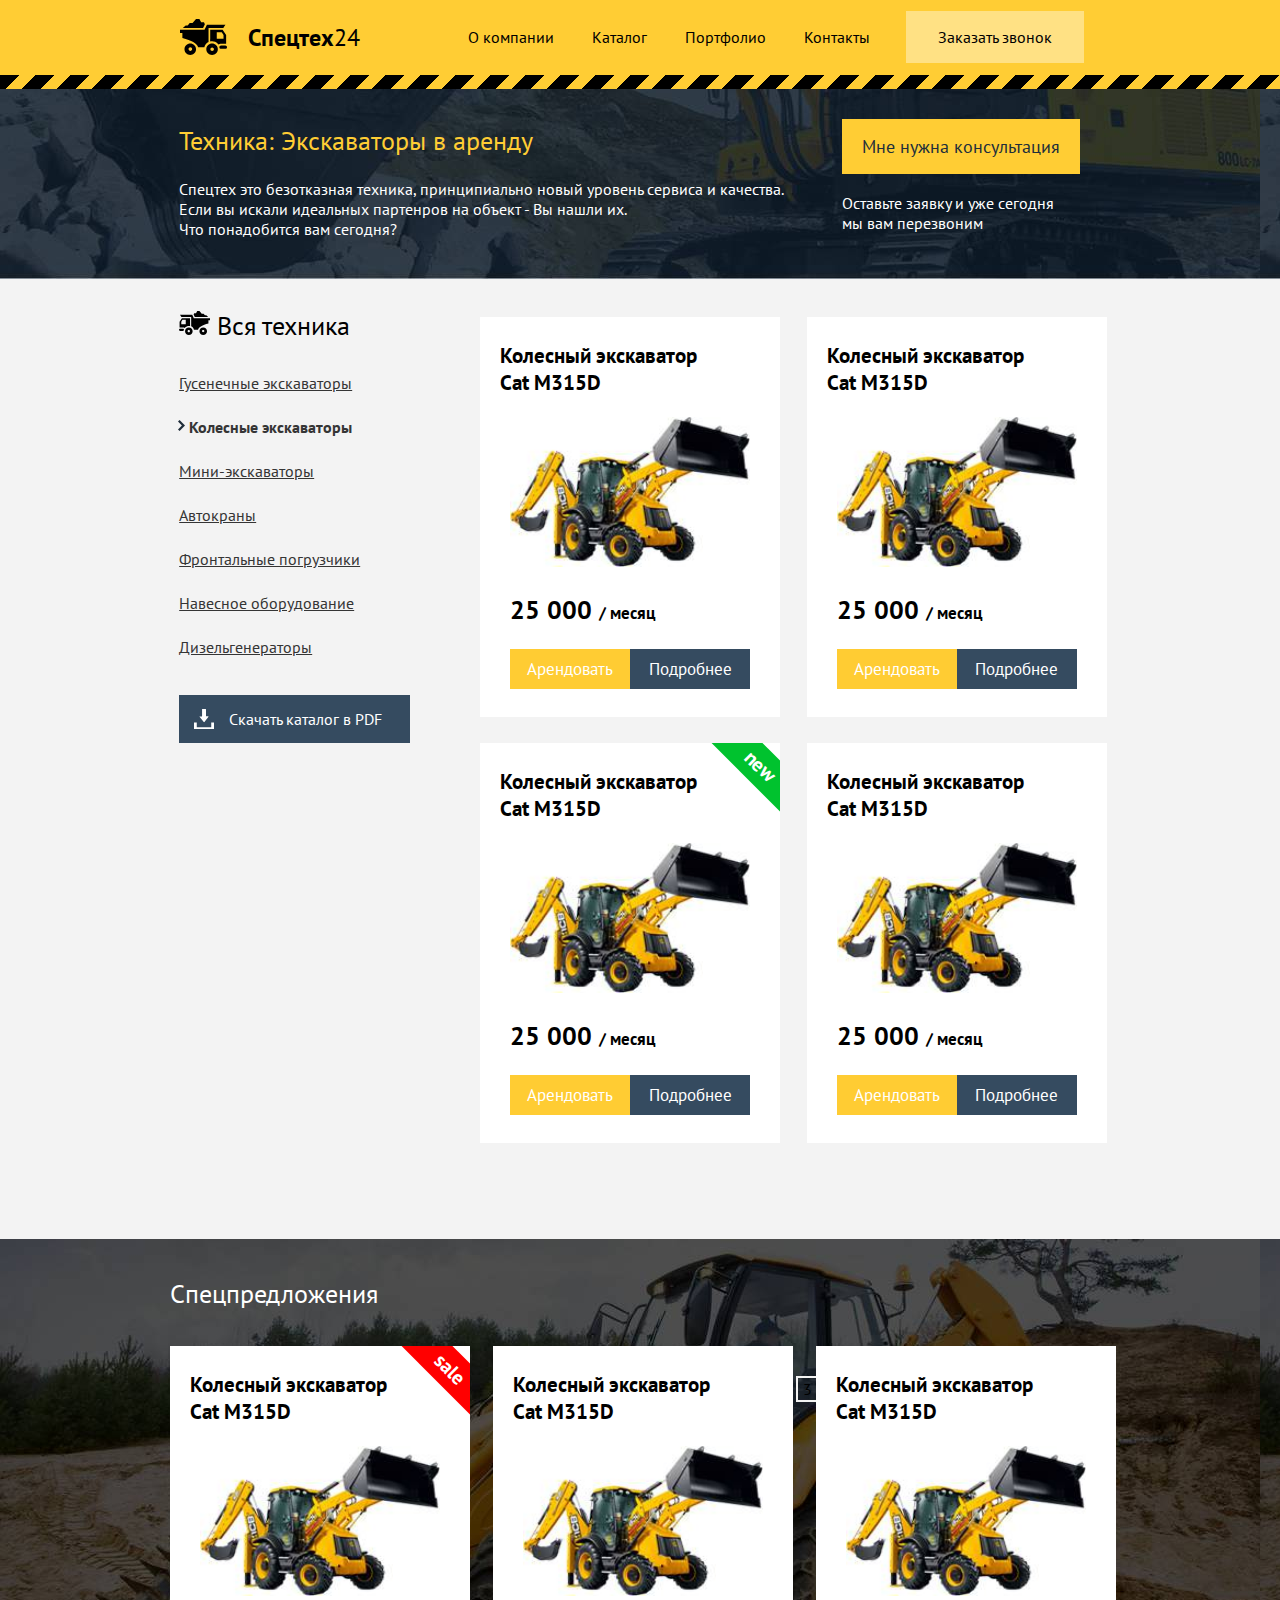
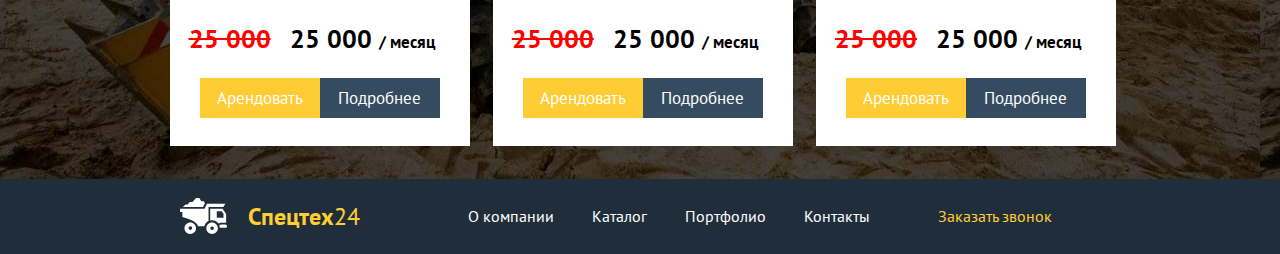
<file: catalog.html>
<!DOCTYPE html>
<html lang="en">
<head>
<meta charset="UTF-8">
<link rel="stylesheet" href="css/normalize.css">
<link rel="stylesheet" href="css/style.css">
<title>Каталог</title>
</head>
<body>

<header class="page-header">
    <div class="container">


      <a href="index.html" class="page-logo baner-left">
        <img class="page-logo__img" src="img/truck_icon.svg" alt="Машинка">
        <span class="page-logo__logo-brand">
          <b>Спецтех</b>24
        </span>
      </a>




      <nav class="page-nav baner-right">
        <ul class="page-nav__list">

          <li class=page-nav__list-item><a class="page-nav__list-item-link" href="index.html">О компании</a></li>
          <li class=page-nav__list-item><a class="page-nav__list-item-link" href="catalog.html">Каталог</a></li>
          <li class=page-nav__list-item><a class="page-nav__list-item-link" href="portfolio.html">Портфолио</a></li>
          <li class=page-nav__list-item><a class="page-nav__list-item-link" href="contacts.html">Контакты</a></li>
          <li class=page-nav__list-item><a class="page-nav__list-item-link item-btn" href="#">Заказать звонок</a></li>

        </ul>
      </nav>



    </div>
  </header>




<main>

  <header class="catalog-header">
   <div class="container">


    <div class="catalog-header__slogan catalog-header__left">
    <h2 class="catalog-header__slogan-title">Техника: Экскаваторы в аренду</h2>
    <p class="catalog-header__slogan-text">Спецтех это безотказная техника,
      принципиально новый уровень сервиса и качества.
      Если вы искали идеальных партенров на объект - Вы нашли их.
      <br>Что понадобится вам сегодня?</p>
    </div>

    <div class="catalog-header__consult catalog-header__right">
      <a href="#" class="catalog-header__consult-btn">Мне нужна консультация</a>
      <p class="catalog-header__consult-text">Оставьте заявку и уже сегодня мы вам перезвоним</p>
    </div>
   </div>
  </header>

<div class="catalog">
 <div class="container">

  <aside class="catalog-list catalog-left">
    <div class="container">

    <a href="#" class="catalog-aside__logo">
        <img class="catalog-aside__logo-img" src="img/truck_icon_catalog.svg" alt="Машинка">
        <span class="catalog-aside__logo-brand">
          Вся техника
        </span>
    </a>
      <ul class="catalog-aside__product-list">

        <li class="catalog-aside__product-list-item"><a class="item-link" href="#">Гусенечные экскаваторы</a></li>
        <li class="catalog-aside__product-list-item"><a class="item-link" href="#">Колесные экскаваторы</a></li>
        <li class="catalog-aside__product-list-item"><a class="item-link" href="#">Мини-экскаваторы</a></li>
        <li class="catalog-aside__product-list-item"><a class="item-link" href="#">Автокраны</a></li>
        <li class="catalog-aside__product-list-item"><a class="item-link" href="#">Фронтальные погрузчики</a></li>
        <li class="catalog-aside__product-list-item"><a class="item-link" href="#">Навесное оборудование</a></li>
        <li class="catalog-aside__product-list-item"><a class="item-link" href="#">Дизельгенераторы</a></li>
        <li class="catalog-aside__product-list-item"><a href="#" class="btn-download">Скачать каталог в PDF</a></li>

      </ul>
    </div>
  </aside>

   <section class="catalog-cards catalog-right">
     <div class="container">

    <div class="catalog__product-card">
     <div class="catalog__product-card-wood">
      <h3 class="catalog__product-card-title">Колесный экскаватор Cat M315D</h3>
      <img class="catalog__product-card-img" src="img/item-card-truck.jpg" alt='экскаватор'>
        <p class="catalog__product-card-price">25 000
        <span>/ месяц</span>
        </p>
       <div class="catalog__product-card-btns-wrapper">
         <a href="#" class="catalog__product-card-btn-buy">Арендовать</a>
         <a href="#" class="catalog__product-card-btn-discover">Подробнее</a>
         </div>
     </div>
    </div>



    <div class="catalog__product-card">
     <div class="catalog__product-card-wood">
      <h3 class="catalog__product-card-title">Колесный экскаватор Cat M315D</h3>
      <img class="catalog__product-card-img" src="img/item-card-truck.jpg" alt='экскаватор'>
        <p class="catalog__product-card-price">25 000
        <span>/ месяц</span>
        </p>
       <div class="catalog__product-card-btns-wrapper">
         <a href="#" class="catalog__product-card-btn-buy">Арендовать</a>
         <a href="#" class="catalog__product-card-btn-discover">Подробнее</a>
         </div>
     </div>
    </div>


    <div class="catalog__product-card">
     <div class="catalog__product-card-wood">
      <h3 class="catalog__product-card-title">Колесный экскаватор Cat M315D</h3>
      <img class="catalog__product-card-img" src="img/item-card-truck.jpg" alt='экскаватор'>
        <p class="catalog__product-card-price">25 000
        <span>/ месяц</span>
        </p>
       <div class="catalog__product-card-btns-wrapper">
         <a href="#" class="catalog__product-card-btn-buy">Арендовать</a>
         <a href="#" class="catalog__product-card-btn-discover">Подробнее</a>
         </div>
     </div>
    </div>


    <div class="catalog__product-card">
     <div class="catalog__product-card-wood">
      <h3 class="catalog__product-card-title">Колесный экскаватор Cat M315D</h3>
      <img class="catalog__product-card-img" src="img/item-card-truck.jpg" alt='экскаватор'>
        <p class="catalog__product-card-price">25 000
        <span>/ месяц</span>
        </p>
       <div class="catalog__product-card-btns-wrapper">
         <a href="#" class="catalog__product-card-btn-buy">Арендовать</a>
         <a href="#" class="catalog__product-card-btn-discover">Подробнее</a>
         </div>
     </div>
    </div>

       <div class="catalog__links">
         <a class="catalog__links-item" href="#">1</a>
         <a class="catalog__links-item" href="#">2</a>
         <a class="catalog__links-item" href="#">3</a>
         <a class="catalog__links-item" href="#">4</a>
       </div>

    </div>
  </section>
  </div>
</div>

  <section class="special-offers">
    <div class="container">

     <h3 class="special-offers__title">Спецпредложения</h3>

    <div class="special-offers__product-card">
     <div class="special-offers__product-card-wood">
      <h3 class="special-offers__product-card-title">Колесный экскаватор Cat M315D</h3>
      <img class="special-offers__product-card-img" src="img/item-card-truck.jpg" alt='экскаватор'>
       <p class="special-offers__product-card-price-old"><s>25 000</s></p>
        <p class="special-offers__product-card-price">25 000 <span>/ месяц</span></p>
       <div class="special-offers__product-card-btns-wrapper">
         <a href="#" class="special-offers__product-card-btn-buy">Арендовать</a>
         <a href="#" class="special-offers__product-card-btn-discover">Подробнее</a>
       </div>
       </div>
    </div>


    <div class="special-offers__product-card">
     <div class="special-offers__product-card-wood">
      <h3 class="special-offers__product-card-title">Колесный экскаватор Cat M315D</h3>
      <img class="special-offers__product-card-img" src="img/item-card-truck.jpg" alt='экскаватор'>
       <p class="special-offers__product-card-price-old"><s>25 000</s></p>
        <p class="special-offers__product-card-price">25 000 <span>/ месяц</span></p>
       <div class="special-offers__product-card-btns-wrapper">
         <a href="#" class="special-offers__product-card-btn-buy">Арендовать</a>
         <a href="#" class="special-offers__product-card-btn-discover">Подробнее</a>
       </div>
       </div>
    </div>


    <div class="special-offers__product-card">
     <div class="special-offers__product-card-wood">
      <h3 class="special-offers__product-card-title">Колесный экскаватор Cat M315D</h3>
      <img class="special-offers__product-card-img" src="img/item-card-truck.jpg" alt='экскаватор'>
       <p class="special-offers__product-card-price-old"><s>25 000</s></p>
        <p class="special-offers__product-card-price">25 000 <span>/ месяц</span></p>
       <div class="special-offers__product-card-btns-wrapper">
         <a href="#" class="special-offers__product-card-btn-buy">Арендовать</a>
         <a href="#" class="special-offers__product-card-btn-discover">Подробнее</a>
       </div>
       </div>
    </div>

    </div>
  </section>
</main>

<footer class="page-footer">
     <div class="container">


      <a href="index.html" class="page-logo baner-left">
        <img class="page-logo__img" src="img/truck_icon_footer.svg" alt="Машинка">
        <span class="page-logo__logo-brand">
          <b>Спецтех</b>24
        </span>
      </a>




      <nav class="page-nav baner-right">
        <ul class="page-nav__list">

          <li class=page-nav__list-item><a class="page-nav__list-item-link" href="index.html">О компании</a></li>
          <li class=page-nav__list-item><a class="page-nav__list-item-link" href="catalog.html">Каталог</a></li>
          <li class=page-nav__list-item><a class="page-nav__list-item-link" href="portfolio.html">Портфолио</a></li>
          <li class=page-nav__list-item><a class="page-nav__list-item-link" href="contacts.html">Контакты</a></li>
          <li class=page-nav__list-item><a class="page-nav__list-item-link item-btn" href="#">Заказать звонок</a></li>

        </ul>
      </nav>
    </div>
  </footer>
  <script src="js/tcal.js"></script>
  <script src="js/live.js"></script>
</body>
</html>
</file>
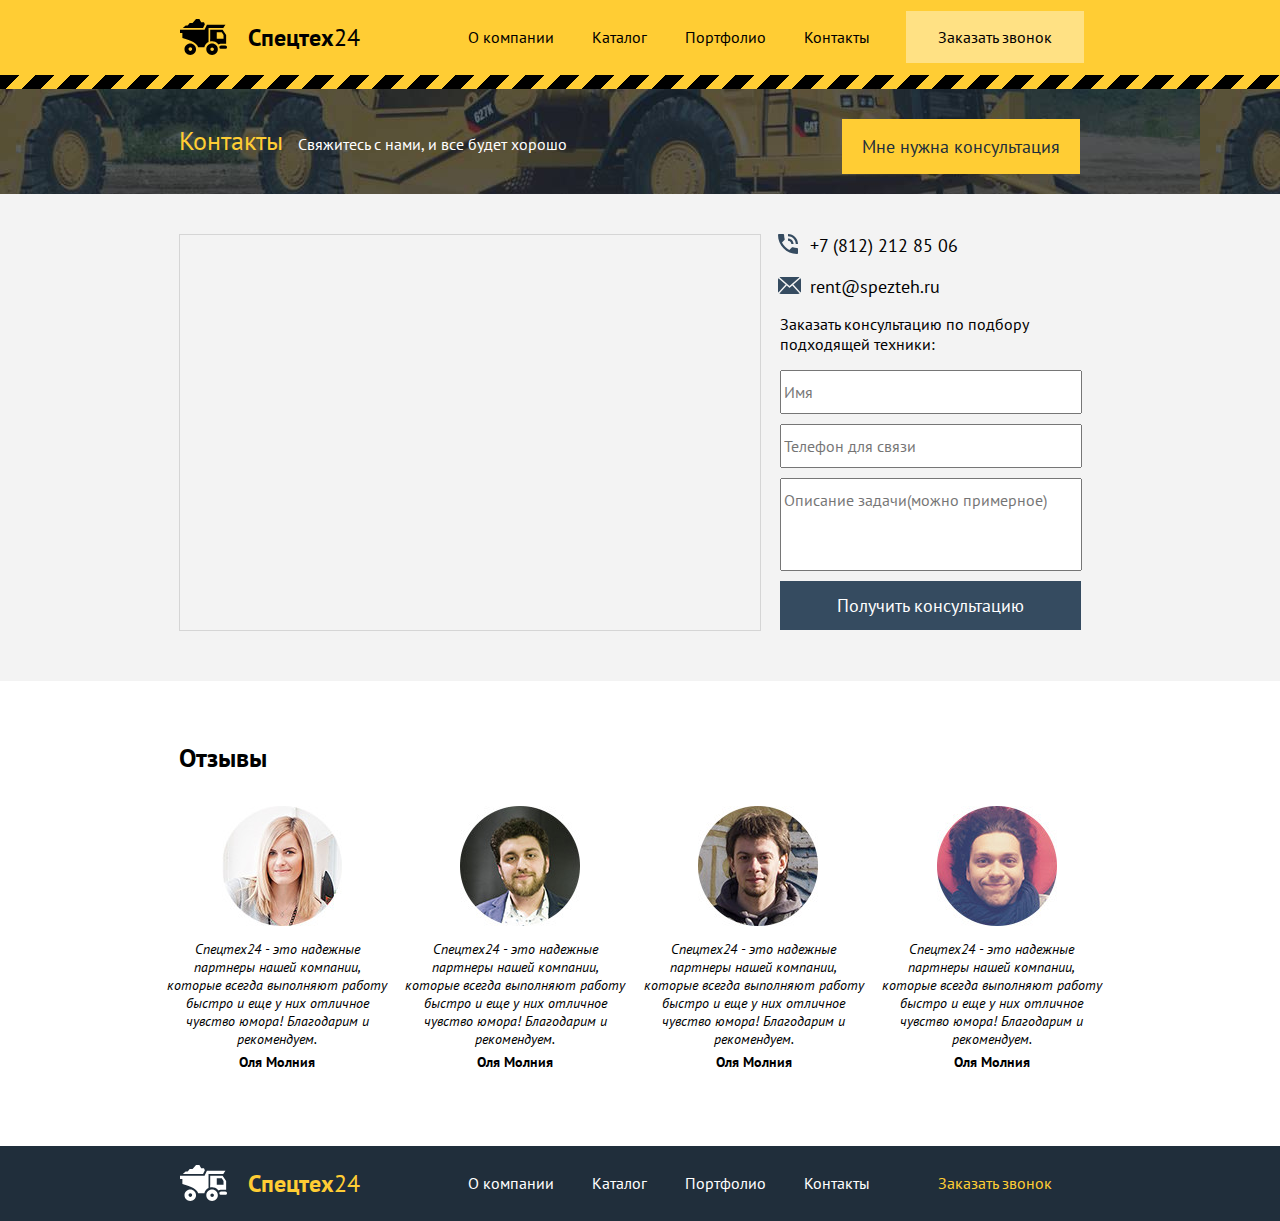
<file: contacts.html>
<!DOCTYPE html>
<html lang="en">
<head>
    <meta charset="UTF-8">
    <link rel="stylesheet" href="css/normalize.css">
    <link rel="stylesheet" href="css/style.css">
    <title>Контакты</title>
</head>
<body>


   <header class="page-header">
    <div class="container">


      <a href="index.html" class="page-logo baner-left">
        <img class="page-logo__img" src="img/truck_icon.svg" alt="Машинка">
        <span class="page-logo__logo-brand">
          <b>Спецтех</b>24
        </span>
      </a>




      <nav class="page-nav baner-right">
        <ul class="page-nav__list">

          <li class=page-nav__list-item><a class="page-nav__list-item-link" href="index.html">О компании</a></li>
          <li class=page-nav__list-item><a class="page-nav__list-item-link" href="catalog.html">Каталог</a></li>
          <li class=page-nav__list-item><a class="page-nav__list-item-link" href="portfolio.html">Портфолио</a></li>
          <li class=page-nav__list-item><a class="page-nav__list-item-link" href="contacts.html">Контакты</a></li>
          <li class=page-nav__list-item><a class="page-nav__list-item-link item-btn" href="#">Заказать звонок</a></li>

        </ul>
      </nav>



    </div>
  </header>

<main>

  <header class="contacts-header">
   <div class="container">


    <div class="contacts-header__slogan contacts-header__left">
    <h2 class="contacts-header__slogan-title">Контакты<span>Свяжитесь с нами, и все будет хорошо</span></h2>
    </div>

    <div class="contacts-header__consult contacts-header__right">
      <a href="#" class="contacts-header__consult-btn">Мне нужна консультация</a>
    </div>
   </div>
  </header>



<section class="contacts-post">
  <div class="container">

    <div class="contacts-post__map contacts-left">
      <iframe class="contacts-post__map-item" src="https://www.google.com/maps/embed?pb=!1m18!1m12!1m3!1d2245.2631792127568!2d37.61860631573326!3d55.75393028055368!2m3!1f0!2f0!3f0!3m2!1i1024!2i768!4f13.1!3m3!1m2!1s0x46b54a5a738fa419%3A0x7c347d506b52311f!2z0JrRgNCw0YHQvdCw0Y8g0J_Qu9C-0YnQsNC00Yw!5e0!3m2!1sen!2sru!4v1461943236509" width="100%" height="100%" frameborder="0" style="border:0" allowfullscreen></iframe>
    </div>

    <div class="contacts-post__form contacts-right">
      <p class="contacts-post__form-number">+7 (812) 212 85 06</p>
      <a class="contacts-post__form-mail" href="#">rent@spezteh.ru</a>
      <p class="contacts-post__form-text">Заказать консультацию по подбору подходящей техники:</p>
      <form action="#" class="contacts-post__form-consult">
        <input class="contacts-post__form-consult-input" type="text" placeholder="Имя"/>
        <input class="contacts-post__form-consult-input" type="text" placeholder="Телефон для связи"/>
        <input class="contacts-post__form-consult-input" type="text" placeholder="Описание задачи(можно примерное)"/>
        <input class="contacts-post__form-consult-submit" type="submit" value="Получить консультацию"/>
      </form>

    </div>

  </div>
  </section>

  <section class="contacts__about-reviews">
        <div class="container">
          <h2 class=”contacts__about-reviews-title”>Отзывы</h2>

           <div class="contacts__about-reviews-item">
            <img class="about-reviews__item-img" src="img/contatcs-review-1.jpg" alt=”Оля”>
              <blockquote class="about-reviews__item-quote">Спецтех24 - это надежные партнеры нашей компании,
                которые всегда выполняют работу быстро и еще у них отличное чувство юмора!
                Благодарим и рекомендуем.<br>
                <cite>Оля Молния</cite>
              </blockquote>
           </div>

           <div class="contacts__about-reviews-item">
            <img class="about-reviews__item-img" src="img/contacts-review-2.jpg" alt=”Оля”>
              <blockquote class="about-reviews__item-quote">Спецтех24 - это надежные партнеры нашей компании,
                которые всегда выполняют работу быстро и еще у них отличное чувство юмора!
                Благодарим и рекомендуем.<br>
                <cite>Оля Молния</cite>
              </blockquote>
           </div>

          <div class="contacts__about-reviews-item">
            <img class="about-reviews__item-img" src="img/contacts-review-3.jpg" alt=”Оля”>
              <blockquote class="about-reviews__item-quote">Спецтех24 - это надежные партнеры нашей компании,
                которые всегда выполняют работу быстро и еще у них отличное чувство юмора!
                Благодарим и рекомендуем.<br>
                <cite>Оля Молния</cite>
              </blockquote>
           </div>


          <div class="contacts__about-reviews-item">
            <img class="about-reviews__item-img" src="img/contacts-review-4.jpg" alt=”Оля”>
              <blockquote class="about-reviews__item-quote">Спецтех24 - это надежные партнеры нашей компании,
                которые всегда выполняют работу быстро и еще у них отличное чувство юмора!
                Благодарим и рекомендуем.<br>
                <cite>Оля Молния</cite>
              </blockquote>
           </div>


         </div>
   </section>


</main>

<footer class="page-footer">
     <div class="container">


      <a href="index.html" class="page-logo baner-left">
        <img class="page-logo__img" src="img/truck_icon_footer.svg" alt="Машинка">
        <span class="page-logo__logo-brand">
          <b>Спецтех</b>24
        </span>
      </a>




      <nav class="page-nav baner-right">
        <ul class="page-nav__list">

          <li class=page-nav__list-item><a class="page-nav__list-item-link" href="index.html">О компании</a></li>
          <li class=page-nav__list-item><a class="page-nav__list-item-link" href="catalog.html">Каталог</a></li>
          <li class=page-nav__list-item><a class="page-nav__list-item-link" href="portfolio.html">Портфолио</a></li>
          <li class=page-nav__list-item><a class="page-nav__list-item-link" href="contacts.html">Контакты</a></li>
          <li class=page-nav__list-item><a class="page-nav__list-item-link item-btn" href="#">Заказать звонок</a></li>

        </ul>
      </nav>
    </div>
  </footer>
  <script src="js/tcal.js"></script>
  <script src="js/live.js"></script>
</body>
</html>
</file>
<file: css/style.css>
@import url('https://fonts.googleapis.com/css?family=PT+Sans:400,400italic,700&subset=cyrillic,latin');
body{font-family:"Pt Sans", sans-serif;
box-sizing: border-box;
}
*{ outline: none;}
/*––––––––Header–––––––––*/
.page-header{
    background-color: #ffcd34;}

    .page-header>.container{
        height: 75px;
        width: 960px;
        margin-left:auto;
        margin-right: auto;
        position: relative;
    }

    .page-header:after{
        content:" ";
        position: absolute;
        width: 100%;
        height: 14px;
        display: block;
        background-image:linear-gradient(135deg, black 35%, #ffcd34 35%,#ffcd34 65%, black 65%);
        -webkit-background-size: 35px 20px;
        background-size: 35px 20px;
        margin-bottom: 15px;
    }
    .baner-left{
        float: left;
        width: 25%;
        height: 75px;
    }
    .page-logo{
        font-size: 24px;
        text-decoration: none;
        color: #000000;
        display: block;
        margin-left: 20px;
    }
    .page-logo__img,.page-logo__logo-brand{
        vertical-align: middle;
    }
    .page-logo__img{
        margin:19px 7.5px 20px 0px;
    }
    .page-logo__logo-brand{
        margin:27px 0px 28px 7.5px;
    }
    .baner-right{
        float: right;
        width: 72.5%;
        height: 75px;
    }



    .page-nav__list{
        margin-right: 0px;
        font-size: 0px;
        padding-left: 0px;
        margin-top: 15px;


    }
    .page-nav__list-item{
        padding: 10px 17px 9px;
        border:2px solid #ffcd34;
        display: inline-block;
        font-size: 16px;
        cursor:pointer;

    }

    .page-nav__list-item:last-child{
        padding-right: 0px;
        margin-right: 0px;
    }
    .page-nav__list-item:first-child{
        margin-left: 25px;
    }
    .page-nav__list-item:hover{border:2px solid #bc9d36;transition:ease-out 0.7s;}
    .page-nav__list-item:active{border: 2px solid #796e38;transition:ease-out 0.3s;}
    .page-nav__list-item:last-child{border: none;}

    .page-nav__list-item-link{
        text-decoration: none;
        font-size: 16px;
        color: #000;
    }
    .item-btn{
        padding:16px 32px;
        background-color: #ffe184;
        text-decoration: none;
        color: #000000;
    }

    .item-btn:hover{
        background-color: #ffecb2;
        transition:ease-out 0.3s;
    }
    .item-btn:active{
        background-color: #f6bf16;
        transition:ease-out 0.3s;
    }


    /*------Index-Promo------*/
    .promo:after{
        content:" ";
        position: absolute;
        width: 100%;
        height: 14px;
        display: block;
        background-image:linear-gradient(135deg, black 35%, #ffcd34 35%,#ffcd34 65%, black 65%);
        -webkit-background-size: 35px 20px;
        background-size: 35px 20px;
        margin-bottom: 15px;
    }
    .promo__wood{
        background-image: url(../img/ekskavator-promo.jpg);
        -webkit-background-size: cover;
        background-size: cover;
        height: 461px;
    }
    .promo__container{
        width:960px;
        margin-top:14px;
        margin-left: auto;
        margin-right: auto;
    }
    .promo__slogan{
        text-align: center;
        width: 640px;
        margin: 0 auto;
        color: #fff;
        padding-left: 10px;
        text-transform: uppercase;
        font-size: 44px;
        font-weight: bold;
        padding-top: 122px;
        margin-bottom: 10px;
    }

    .promo__title{
        text-align: center;
        width: 640px;
        margin: 0 auto;
        color: #fff;
        padding-left: 10px;
        font-size: 20px;
        line-height: 26px;
        margin-bottom: 30px;
        font-weight: normal;
    }
    .promo__btn{
        text-align: center;
        width: 640px;
        color: #fff;
        padding-left: 10px;
        display: block;
        text-decoration: none;
        font-size: 16px;
        font-weight: bold;
        width: 160px;
        padding: 5px 19px 5px 0px;
        border: 2px solid #ffcc33;
        margin: 0 auto;
        position: relative;
    }
    .promo__btn:after{
        content: '';
        position: absolute;
        width: 15px;
        height: 18px;
        -webkit-background-size: contain;
        background-size: contain;
        background-repeat: no-repeat;
        background-image: url(../img/promo-btn-after.svg);
        left:155px;
        top:7px;
    }
    .promo__btn:hover{
        border: 2px solid #ffd966;
    }

    .promo__btn:active{
        border: 2px solid #ffe390;
    }
    /*------Consult-------*/
    .consult{
        background-color: #202e3b;
    }
    .consult>.container{

        width: 960px;
        height: 177px;
        padding-top:40px;
        margin-right: auto;
        margin-left: auto;

    }

    .consult__title{
        font-size: 24px;
        color: #ffcd34;
        margin:15px 0px 0px 20px;


    }
    .consult-form{
        margin-left: 20px;
    }
    .consult-form__input{
        background-color: #202e3b;
        border: 1px solid #ffcc33;
        color: #fff;
        font-size: 16px;
        margin:15px 10px 0px 0px;
        padding: 10px 10px 10px 20px;
        width: 19.5%;
        position: relative;
    }
    .consult-form__submit{
        font-size: 18px;
        color: #202e3b;
        background-color: #ffcd34;
        padding: 10px 20px 10px 15px;
        width: 25%;
        -webkit-appearance: none;
        border: none;
        margin:40px 0px;
        cursor: pointer;
    }
    .consult-form__submit:hover{
        background-color: #ffd966;
    }
    .consult-form__submit:active{
        background-color: #f6bf16;
    }

    /*-------Features-----*/
    .features>.container{
        width: 960px;
        height: 88px;
        margin-right: auto;
        margin-left: auto;
        margin-top: 24px;
        margin-bottom: 23px;
    }
    .features-item{
        display: inline-block;
        vertical-align: middle;
        padding-left: 50px;
        font-size: 13px;
        text-align: left;
        padding-left:70px;
        margin-left:10px
    }

    .features-item-tool{
        width: 17%;
        position: relative;
    }
    .features-item-tool:before{
        content: ' ';
        position: absolute;
        width: 50px;
        height: 50px;
        left:10px;
        background-image: url(../img/features-item-1.svg);
        -webkit-background-size: cover;
        background-size: cover;

    }
    .features-item-work{
        width: 16%;
        position: relative;
    }
    .features-item-work:before{
        content: ' ';
        position: absolute;
        width: 50px;
        height: 50px;
        left:10px;
        background-image: url(../img/features-item-2.svg);
        -webkit-background-size: cover;
        background-size: cover;
    }
    .features-item-fencing{
        width: 17%;
        position: relative;
    }
    .features-item-fencing:before{
        content: ' ';
        position: absolute;
        width: 50px;
        height: 50px;
        left:10px;
        background-image: url(../img/features-item-3.svg);
        -webkit-background-size: cover;
        background-size: cover;
    }
    .features-item-workman{
     width: 15%;
     position: relative;
 }
 .features-item-workman:before{
    content: ' ';
    position: absolute;
    width: 50px;
    height: 50px;
    left:10px;
    background-image: url(../img/features-item-4.svg);
    -webkit-background-size: cover;
    background-size: cover;
}

/*------Technik-------*/
.technik{
    background-color: #f3f3f3;
}

.technik:after{
    content:" ";
    position: absolute;
    width: 100%;
    height: 14px;
    display: block;
    background-image:linear-gradient(135deg, black 35%, #ffcd34 35%,#ffcd34 65%, black 65%);
    -webkit-background-size: 35px 20px;
    background-size: 35px 20px;
    margin-bottom: 15px;
}
.technik>.container{
    width:960px;
    height:398px;
    margin-right: auto;
    margin-left: auto;
}
.technik-right{
    float:right;
    width: 70%;
    min-height: 398px;
    .technik-menu{
        display: block;
        vertical-align: middle;
    }
}
.technik-left{
    float: left;
    width: 30%;
    min-height: 398px;
}
.technik-menu__subtitle{
    padding-left: 10px;
    margin-top: 50px;
}
.technik-menu-list{
    list-style: none;
    display: block;
    vertical-align: middle;
    padding-left: 10px;
}
.technik-menu-list__item{
  margin-top:13px;
  margin-bottom:13px;
}
.technik-menu-list__item-link{
    color:#3a444e;
    position: relative;}


    .deals__title{
        margin-top: 50px;
    }


    .deals-table{
        width: 100%;
        border-collapse:collapse;
    }
    .deals-table__string{
        height: 36px;
        text-align: left;
    }

    .deals-table__string:nth-child(odd){
        background-color: #ffffff;
    }
    .deals-table__string:nth-child(1){
        background-color: #dfdfdf;
    }
    .deals-table__cell:first-child{
        padding-left: 12px;
    }



    /*-------About--------*/
    .about{
        background-color: #202e3b;
    }
    .about:after{
        content:" ";
        position: absolute;
        width: 100%;
        height: 14px;
        display: block;
        background-image:linear-gradient(135deg, black 35%, #ffcd34 35%,#ffcd34 65%, black 65%);
        -webkit-background-size: 35px 20px;
        background-size: 35px 20px;
        margin-bottom: 15px;
    }
    .about>.container{
      width: 960px;
      height: 436px;
      margin-right: auto;
      margin-left: auto;
      margin-top: 14px;
      color: #fff;
  }
  .about-left{
    float: left;
    width: 32%;
}

.about-right{
    float: right;
    width: 64%;
}
.about-number{
    padding-left: 4%;
}

.about-number, .about-reviews{
    padding-top: 25px;
}
.about-number> h2{
    font-size: 26px;
    font-weight: normal;
    margin: 20px 0 22px;
}
.about-number__item{
    color:#9e9e9e;
    line-height: 33px;
    font-size: 18px;

}
.about-number span{
    font-size: 38px;
    color:#f1b132;
    vertical-align: bottom;
}
.about-reviews>div{
    display: inline-block;
    padding-left:130px;
    width: 450px;
    padding-bottom: 30px;
    font-size: 18px;
}
.about-reviews-item__quote-olya,.about-reviews-item__quote-grigory{
    position: relative;
}

.about-reviews-item__quote-olya:before{
    content: ' ';
    position: absolute;
    width: 100px;
    height: 100px;
    left:-130px;
    background-image: url(../img/review-item-1.jpg);
    -webkit-background-size: cover;
    background-size: cover;
    border: 3px solid #f1b132;
    border-radius:5% ;
}

.about-reviews-item__quote-grigory:before{
    content: ' ';
    position: absolute;
    width: 106px;
    height: 106px;
    left:-130px;
    background-image: url(../img/review2.jpg);
    -webkit-background-size: cover;
    background-size: cover;
    border-radius:5%;
}

.about-reviews-item__cite{
    color:#f1b132;
    font-weight: bold;
    clear: both;
}
/*-------Map---------*/
.map__wood{
    /*background-image: url(../img/map.jpg);*/
    -webkit-background-size: cover;
    background-size: cover;
    margin-top: 14px;
    height: 500px;
}

/*---Portfolio-header---*/
.portfolio-header{
    background-image: url(../img/portfolio-header.jpg);
    position: relative;
    -webkit-background-size: cover;
    background-size: cover;
}

.portfolio-header:after{
    content: '';
    width: 100%;
    height: 10px;
    background-color: #000;
    position: absolute;
}

.portfolio-header>.container{
    height: 105px;
    width: 960px;
    margin-left:auto;
    margin-right: auto;
    position: relative;
    margin-top: 14px;
}

.portfolio-baner-left{
    width: 25%;
    height: 105px;
    float: left;
    position: relative;
}

.portfolio-baner-right{
    width: 75%;
    height: 105px;
    float: right;
    position: relative;
}

.portfolio-title>p{
    position: absolute;
    vertical-align: middle;
    font-size: 24px;
    text-decoration: none;
    color: #ffcd34;
    top: 0;
    bottom: 0;
    left: 0;
    padding-left: 20px;
    margin:auto;
    width: 120px;
    height: 30px;
}

.portfolio-nav__list{
    font-size: 0;
    position: absolute;
    vertical-align: middle;
    top: 0;
    bottom: 0;
    right: 0;
    left: 0;
    margin:auto;
    height: 40px;
    width: 720;
    padding-left: 0;
}
.portfolio-nav__list-item{
    padding: 10px 17px 9px;
    display: inline-block;
    font-size: 16px;
    cursor:pointer;
}

.portfolio-nav__list-item>a{
    color: white;
}

.portfolio-nav__list-item>a:hover{
    font-weight: bold;
}
.portfolio-nav__list-item>a:active{
    text-decoration: none;
}


/*---Portfolio-item---*/
.portfolio-item{
    position: relative;
}
.portfolio-item:after{
    content: '';
    width: 100%;
    height: 10px;
    background-color: #000;
    position: absolute;
}
.portfolio-item:nth-child(4):after{
    content:" ";
    position: absolute;
    width: 100%;
    height: 14px;
    display: block;
    background-image:linear-gradient(135deg, black 35%, #ffcd34 35%,#ffcd34 65%, black 65%);
    -webkit-background-size: 35px 20px;
    background-size: 35px 20px;
    margin-bottom: 15px;
    z-index: 2;
}

.portfolio-item-wood__first{
    -webkit-background-size: cover;
    background-size: cover;
    background-image: url(../img/portfolio-item-1.jpg);
}
.portfolio-item-wood__second{
    -webkit-background-size: cover;
    background-size: cover;
    background-image: url(../img/portfolio-item-2.jpg);
}
.portfolio-item-wood__third{
    -webkit-background-size: cover;
    background-size: cover;
    background-image: url(../img/portfolio-item-3.jpg);
}

.portfolio-item>.container{
    width: 960px;
    height: 540px;
    margin-top: 10px;
    padding: 0px;
    position: relative;
}

.portfolio-item__item-card{
    position: absolute;
    width: 320px;
    height: 245px;
    margin-left: 160px;
    margin-top: 100px;
    padding: 6px 27px 30px 30px;
    background-color: #fff;
    color: #202e3b;
}

.portfolio-item__item-card-text{
    margin-bottom: 30px;
}
.portfolio-item__item-card-button{
    background-color: #ffcd34;
    padding:15px 44px 15px 15px;
    text-decoration: none;
    color:#202e3b;
    position: relative;
}
.portfolio-item__item-card-button:after{
    content: '';
    width: 10px;
    height: 13.5px;
    position: absolute;
    margin-top: 3px;
    margin-left: 14px;
    background-image: url(../img/btn_pointer_portfolio.svg);
    -webkit-background-size: cover;
    background-size: cover;
}

.portfolio-item__item-card-button:hover{
    background-color: #ffd966;
}
.portfolio-item__item-card-button:active{
    background-color: #f6bf16;
}

/*---Catalog-header---*/
.catalog-header{
    background-image:url(../img/catalog_header.jpg);
}
.catalog-header>.container{
    width: 960px;
    height: 190px;
    margin-left:auto;
    margin-right:auto;
    position: relative;
    margin-top: 14px;
}
.catalog-header__left{
    float:left;
    width: 68%;
    height: 190px;
    margin-left: 2%;
}
.catalog-header__right{
    float:right;
    width: 30%;
    height: 190px;
    position: relative;
}
.catalog-header__slogan-title{
    color:#ffcd34 ;
    font-weight: normal;
    font-size: 26px;
    margin-top: 35px;
}

.catalog-header__slogan-text{
    color:#fff;
    font-size: 16px;
    width: 620px;
}
.catalog-header__consult-btn{
    padding:16px 20px;
    background-color: #ffcd34;
    text-decoration: none;
    font-size: 18px;
    color:#202e3b;
    margin-top: 30px;
    position: absolute;
    left:10px;

}
.catalog-header__consult-btn:hover{
    background-color: #ffd966;
}

.catalog-header__consult-btn:active{
    background-color: #f6bf16;
}
.catalog-header__consult-text{
    font-size: 16px;
    color: #fff;
    width: 220px;
    position: absolute;
    bottom: 30px;
    left:10px;
}

/*----Catalog-aside----*/
.catalog{
    background-color: #f3f3f3;
}

.catalog>.container{
    width: 960px;
    height: 960px;
    margin-right: auto;
    margin-left: auto;
}
.catalog-left{
    float: left;
    width: 28%;
    height: 700px;
    margin-left: 2%;
    position: relative;

}

.catalog-right{
    float: right;
    width: 68%;
    height: 700px;
}
.catalog-aside__logo{
    text-decoration: none;
    font-size: 26px;
    color:#000;
    margin-top: 30px;
    position: absolute;
}

.catalog-aside__product-list{
    padding-left: 0;
    position: absolute;
    margin-top: 70px;
}
.catalog-aside__product-list-item{
    list-style: none;
    margin: 24px 0;
    position: relative;

}
.item-link{
    color:#353535;
    position: relative;
    transition: linear 0.05s;
}

.catalog-aside__product-list-item:nth-child(2)>.item-link{
    text-decoration: none;
    font-weight: bold;
    padding-left: 10px;
}
.catalog-aside__product-list-item:nth-child(2)>.item-link:before{
    content: '';
    position: absolute;
    background-image: url(../img/catalog-list-pointer.svg);
    background-repeat: no-repeat;
    width: 8px;
    height: 12px;
    left:-1px;
    top:3px;
}
.btn-download{
    margin-top: 14px !important;
    padding:14px 25px 14px 50px;
    color:#fff !important;
    background-color: #354b60;
    text-decoration: none;
    position: absolute;
    width: 156px;
}
.btn-download:before{
    content: '';
    background-image: url(../img/btn-download-before.svg);
    width: 20px;
    height: 20px;
    left: 15px;
    -webkit-background-size: 100%;
    background-size: 100%;
    position: absolute;
}
.btn-download:hover{
    background-color: #46617a;
}
.btn-download:active{
    background-color: #567999;
}
/*---Product-cards---*/

.catalog-cards{
    position: relative;
    margin-top: 25px;
}
.catalog__product-card:nth-child(even){
    float:right;
}
.catalog__product-card:nth-child(odd){
    float:left;
}
.catalog__product-card{
    width: 300px;
    height: 400px;
    background-color: #fff;
    margin:2% 2%;
    position: relative;
    overflow: hidden;
}

.catalog__product-card:nth-child(3):before{
    content:'new';
    display: inline-block;
    text-align: center;
    padding:5px 10px;
    width: 100px;
    background-color: #00c22e;
    position: absolute;
    transform: rotate(45deg);
    left: 220px;
    top: 5px;
    color: white;
    font-weight: bold;
    font-size: 20px;
}

.catalog__product-card-title{
    font-size: 21px;
    width: 200px;
    height: 50px;
    margin:25px 20px;
}

.catalog__product-card-img{
    width: 240px;
    height: 150px;
    margin-left:auto;
    margin-right:auto;
    position: relative;
    display: block;
}
.catalog__product-card-price{
    font-size: 26px;
    font-weight: bold;
    width: 240px;
    height: 30px;
    margin-left: auto;
    margin-right: auto;
}
.catalog__product-card-price>span{
    font-size: 17px;
}

.catalog__product-card-btns-wrapper{
    width: 240px;
    height: 40px;
    margin-left: auto;
    margin-right: auto;

}
.catalog__product-card-btn-buy{
    text-decoration: none;
    color: #fff;
    font-size: 17px;
    display: inline-block;
    line-height: 40px;
    width: 50%;
    background-color: #ffcc33;
    float: left;
    text-align: center;
}
.catalog__product-card-btn-buy:hover{
    background-color: #ffd966;
}

.catalog__product-card-btn-buy:active{
    background-color: #f6bf16;
}

.catalog__product-card-btn-discover{
    text-decoration: none;
    color: #fff;
    font-size: 17px;
    display: inline-block;
    line-height: 40px;
    text-align: center;
    width: 50%;
    background-color: #354b60;

}

.catalog__product-card-btn-discover:hover{
    background-color: #46617a;
}

.catalog__product-card-btn-discover:active{
    background-color: #567999;
}


.catalog__links{
    position: absolute;
    top: 0;
    left: 0;
    right: 0;
    bottom: 0;
    margin: auto;
    width: 110px;
    height: 50px;
    top: 1100px;
    text-align: center;
}
.catalog__links-item{
    text-decoration: none;
    border: 2px solid #f3f3f3;
    color:#000;
    padding:1px 5px;
}


.catalog__links-item:hover{
    border: 2px solid #9aa5af;
}

.catalog__links-item:active{
    border: 2px solid #354b60;
}

/*---Special-offers---*/
.special-offers{
    background-image:url(../img/special-offers-catalog.jpg);
}
.special-offers>.container{
    width: 960px;
    height: 540px;
    margin-left: auto;
    margin-right: auto;
}

.special-offers__title{
    font-size: 26px;
    color: white;
    font-weight: normal;
    margin-top: 0px;
    padding-top: 4%;
    padding-left: 1%;
}

.special-offers__product-card{
    width: 300px;
    height: 400px;
    background-color: #fff;
    margin:1% 1% 1%;
    position: relative;
    overflow: hidden;
    display: inline-block;
    vertical-align: top;

}

.special-offers__product-card:first-child{
    margin-left: 0;
}
.special-offers__product-card:last-child{
    margin-right: 0;
}
.special-offers__product-card:nth-child(2):before{
    content:'sale';
    display: inline-block;
    text-align: center;
    padding:5px 10px;
    width: 100px;
    background-color: red;
    position: absolute;
    transform: rotate(45deg);
    left: 220px;
    top: 5px;
    color: white;
    font-weight: bold;
    z-index: 1000;
    font-size: 20px;
}

.special-offers__product-card-title{
    font-size: 21px;
    width: 200px;
    height: 50px;
    margin:25px 20px;
}

.special-offers__product-card-img{
    width: 240px;
    height: 150px;
    margin-left:auto;
    margin-right:auto;
    position: relative;
    display: block;
}
.special-offers__product-card-price-old{
    width: 120px;
    height: 30px;
    font-size: 26px;
    float: left;
    color: red;
    font-weight: bold;
    text-align: center;
}
.special-offers__product-card-price{
    font-size: 26px;
    font-weight: bold;
    width: 170px;
    height: 30px;
    margin-left: 0;
    margin-right: 10px;
    text-align: left;
    float: right;
}
.special-offers__product-card-price>span{
    font-size: 17px;
}

.special-offers__product-card-btns-wrapper{
    width: 240px;
    height: 40px;
    margin-left: auto;
    margin-right: auto;

}
.special-offers__product-card-btn-buy{
    text-decoration: none;
    color: #fff;
    font-size: 17px;
    display: inline-block;
    line-height: 40px;
    width: 50%;
    background-color: #ffcc33;
    float: left;
    text-align: center;
}
.special-offers__product-card-btn-buy:hover{
    background-color: #ffd966;
}

.special-offers__product-card-btn-buy:active{
    background-color: #f6bf16;
}

.special-offers__product-card-btn-discover{
    text-decoration: none;
    color: #fff;
    font-size: 17px;
    display: inline-block;
    line-height: 40px;
    text-align: center;
    width: 50%;
    background-color: #354b60;

}

.special-offers__product-card-btn-discover:hover{
    background-color: #46617a;
}

.special-offers__product-card-btn-discover:active{
    background-color: #567999;}

    /*---Contacts-header--*/
    .contacts-header{
        background-image:url(../img/contacts-header.jpg);
    }
    .contacts-header>.container{
        width: 960px;
        height: 105px;
        margin-left:auto;
        margin-right:auto;
        position: relative;
        margin-top: 14px;
    }
    .contacts-header__left{
        float:left;
        width: 68%;
        height: 105px;
        margin-left: 2%;
    }
    .contacts-header__right{
        float:right;
        width: 30%;
        height: 105px;
        position: relative;
    }
    .contacts-header__slogan-title{
        color:#ffcd34 ;
        font-weight: normal;
        font-size: 26px;
        margin-top: 35px;
    }
    .contacts-header__slogan-title>span{
        color:white;
        font-size: 16px;
        padding-left: 15px;
        font-weight: normal;
    }

    .contacts-header__consult-btn{
        padding:16px 20px;
        background-color: #ffcd34;
        text-decoration: none;
        font-size: 18px;
        color:#202e3b;
        margin-top: 30px;
        position: absolute;
        left:10px;
        margin-right: 0px;

    }
    .contacts-header__consult-btn:hover{
        background-color: #ffd966;
    }

    .contacts-header__consult-btn:active{
        background-color: #f6bf16;
    }
    /*--contacts-post--*/


    .contacts-post{
        background-color: #f3f3f3;
    }

    .contacts-post>.container{
        width: 960px;
        height: 487px;
        margin-left: auto;
        margin-right: auto;
    }
    .contacts-left{
        width: 580px;
        height: 395px;
        float: left;
        margin-top: 40px;
    }
    .contacts-right{
        width: 340px;
        height: 395px;
        float: right;
        margin-top: 40px;
    }

    .contacts-post__map{
        border: 1px solid #d5d5d5;
        margin-left: 2%;
    }

    .contacts-post__form-number{
        font-size: 18px;
        position: relative;
        padding-left: 30px;
        margin-top: 0;
    }
    .contacts-post__form-number:before{
        content: '';
        width: 20px;
        height: 20px;
        position: absolute;
        left:-2px;
        background-image: url(../img/phone-before.svg);
    }

    .contacts-post__form-mail{
        text-decoration: none;
        color: #000;
        font-size: 18px;
        padding-left: 30px;
        position: relative;
    }
    .contacts-post__form-mail:before{
        content: '';
        width: 23px;
        height: 17px;
        position: absolute;
        top:2px;
        left:-2px;
        background-image: url(../img/mail-before.svg);
        -webkit-background-size: 100%;
        background-size: 100%;
    }

    .contacts-post__form-text{
        font-size: 16px;
        width: 294px;
    }

    .contacts-post__form-consult-input{
        width: 294px;
        height: 38px;
        margin-bottom: 10px;

    }
    .contacts-post__form-consult-input:nth-child(3){
        padding-bottom:50px;

    }

    .contacts-post__form-consult-submit{
        -webkit-appearance: none;
        border:0;
        color:#fff;
        background-color: #354b60;
        padding: 13px 57px;
        font-size: 18px;
        cursor: pointer;
    }
    .contacts-post__form-consult-submit:hover{
        background-color: #46617a;
    }
    .contacts-post__form-consult-submit:active{
        background-color: #567999;
    }
    /*--Contacts-reviews--*/

    .contacts__about-reviews>.container{
        width: 960px;
        margin-left: auto;
        margin-right: auto;
    }

    .contacts__about-reviews h2{
        margin-top: 60px;
        font-size: 26px;
        padding-left: 2%;
    }
    .contacts__about-reviews-item{
        width: 23%;
        display: inline-block;
        vertical-align: top;
        margin-right: 0.7%;
        margin-left: 0.7%;
        padding-bottom: 70px;
    }
    .about-reviews__item-img{
        margin-top: 10px;
        margin-bottom: 10px;
        margin-left: 25%;
    }



    .about-reviews__item-quote{
        text-align: center;

        margin: 0;
        padding: 0;
        font-size: 14px;
        font-style: italic;
        line-height: 18px;
    }

    .about-reviews__item-quote>cite{
        font-weight: bold;
        font-style: normal;
        line-height: 2;
    }

    /*-------Footer-------*/
    .page-footer{
        background-color: #202e3b;
        color:#fff;
        text-decoration: none;

    }
    .page-footer>.container{
        height: 75px;
        width: 960px;
        margin-left:auto;
        margin-right: auto;

    }
    .page-footer .page-logo__logo-brand{
        color:#ffcd34;
    }
    .page-footer a{
        color:#fff;
    }

    .page-footer .page-nav__list-item{border:2px solid #202e3b;}
    .page-footer .page-nav__list-item:hover{border:2px solid #48535e;}
    .page-footer .page-nav__list-item:active{ border: 2px solid #a6abb1;}
    .page-footer .page-nav__list-item:last-child{border:none;}

    .page-footer .item-btn{
        background-color: #202e3b;
        color:#ffcd34;
    }
</file>
